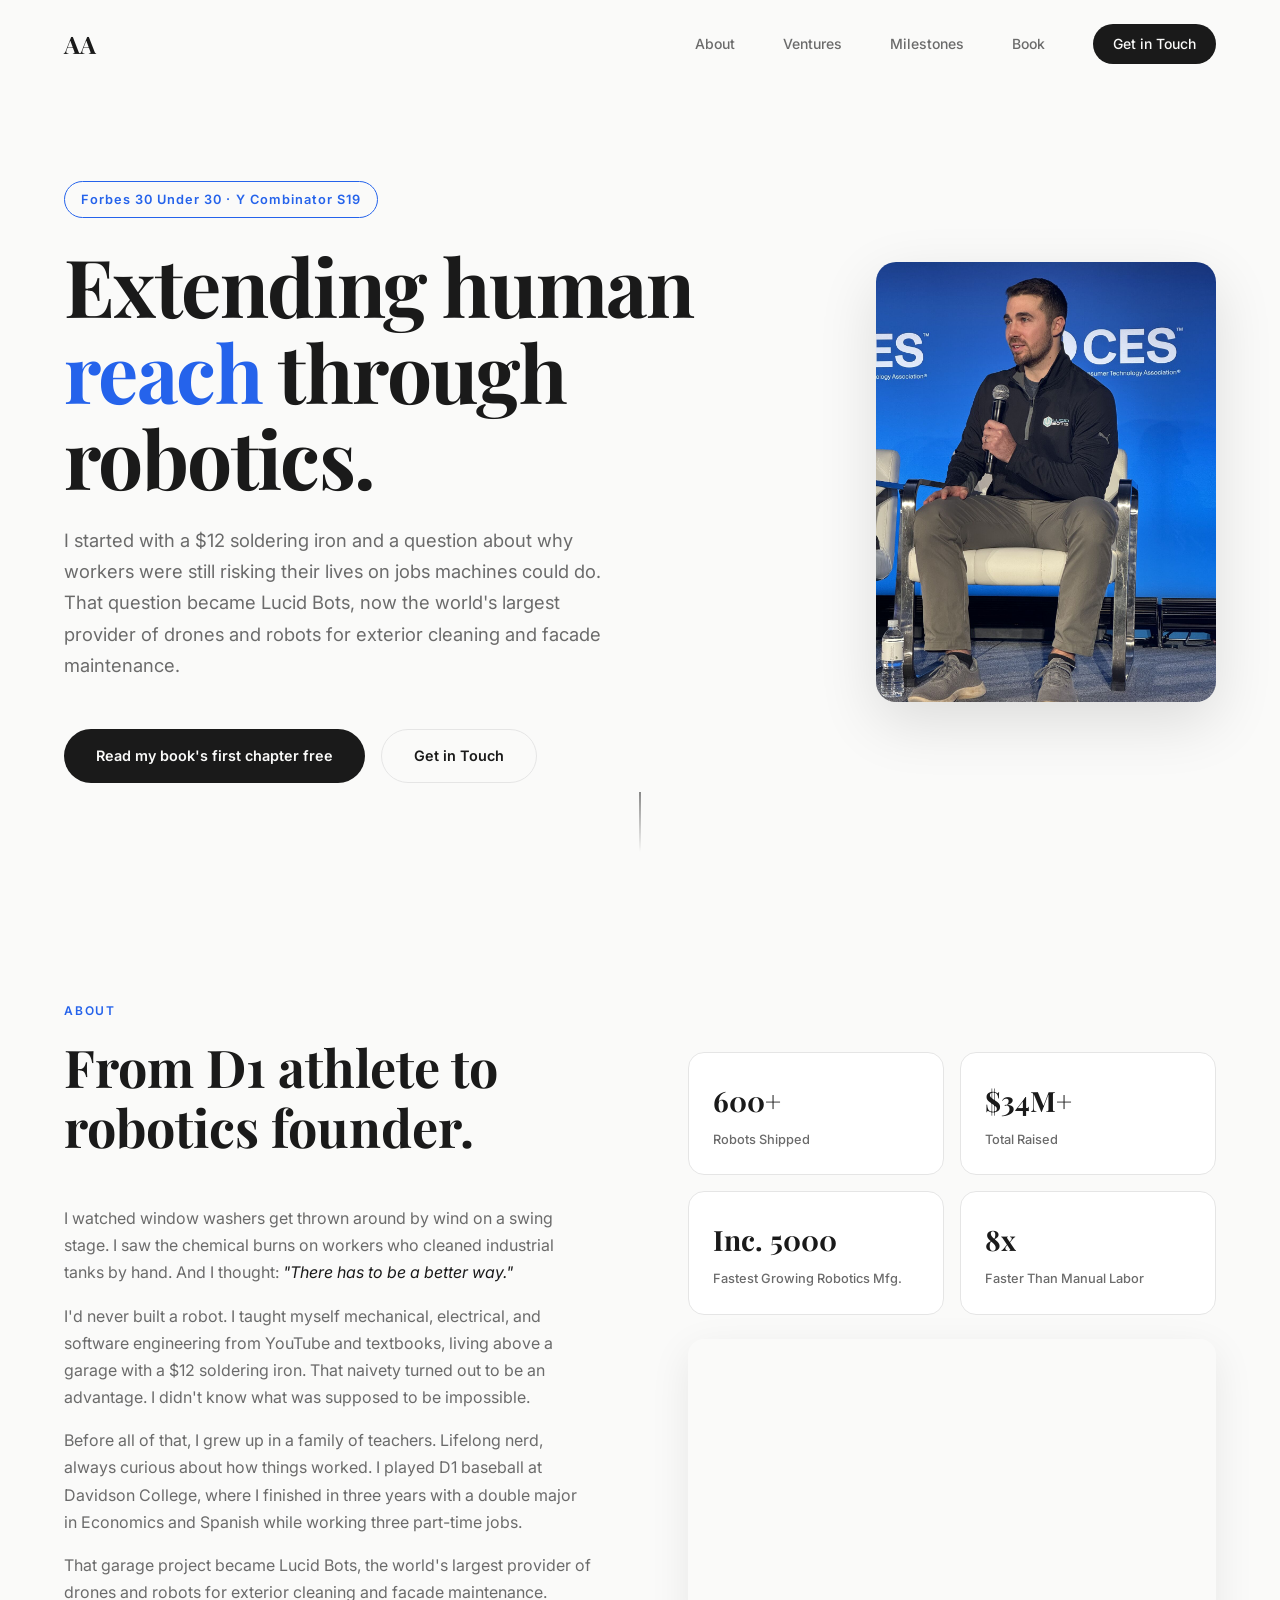
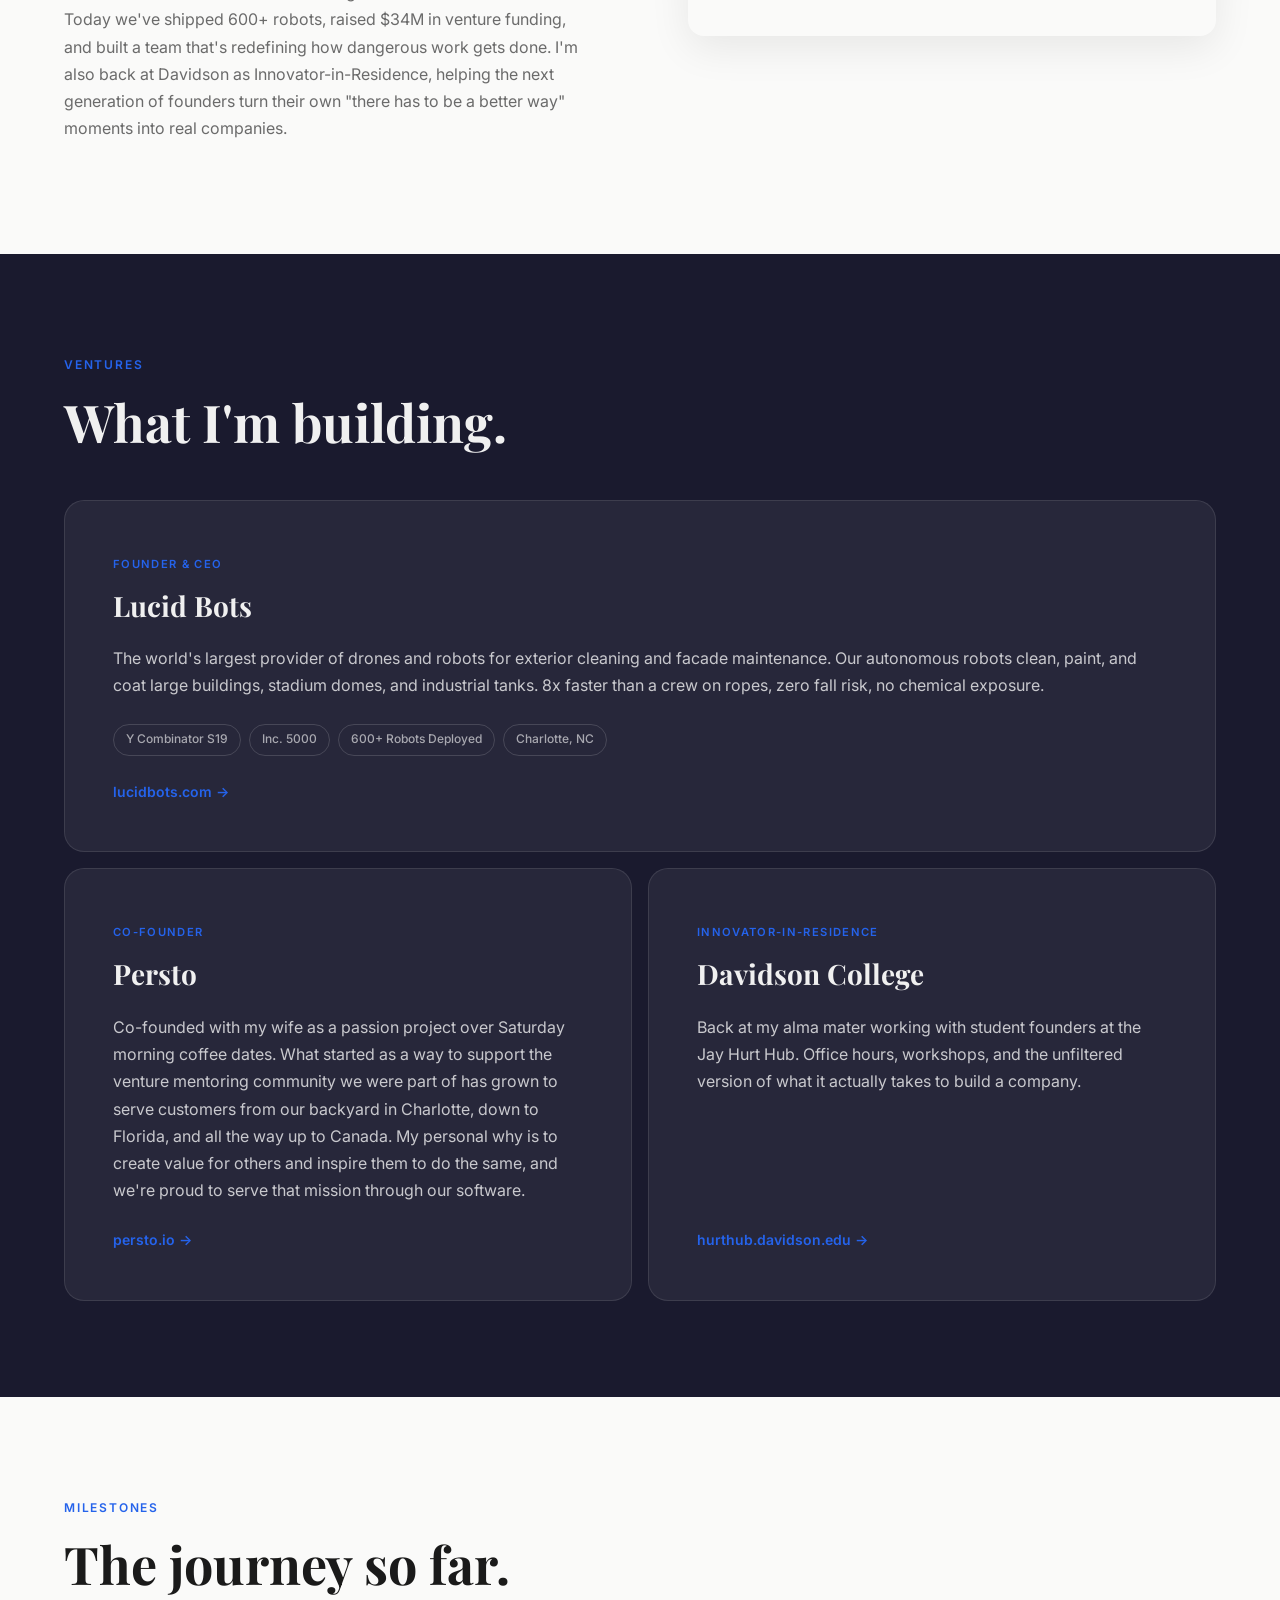
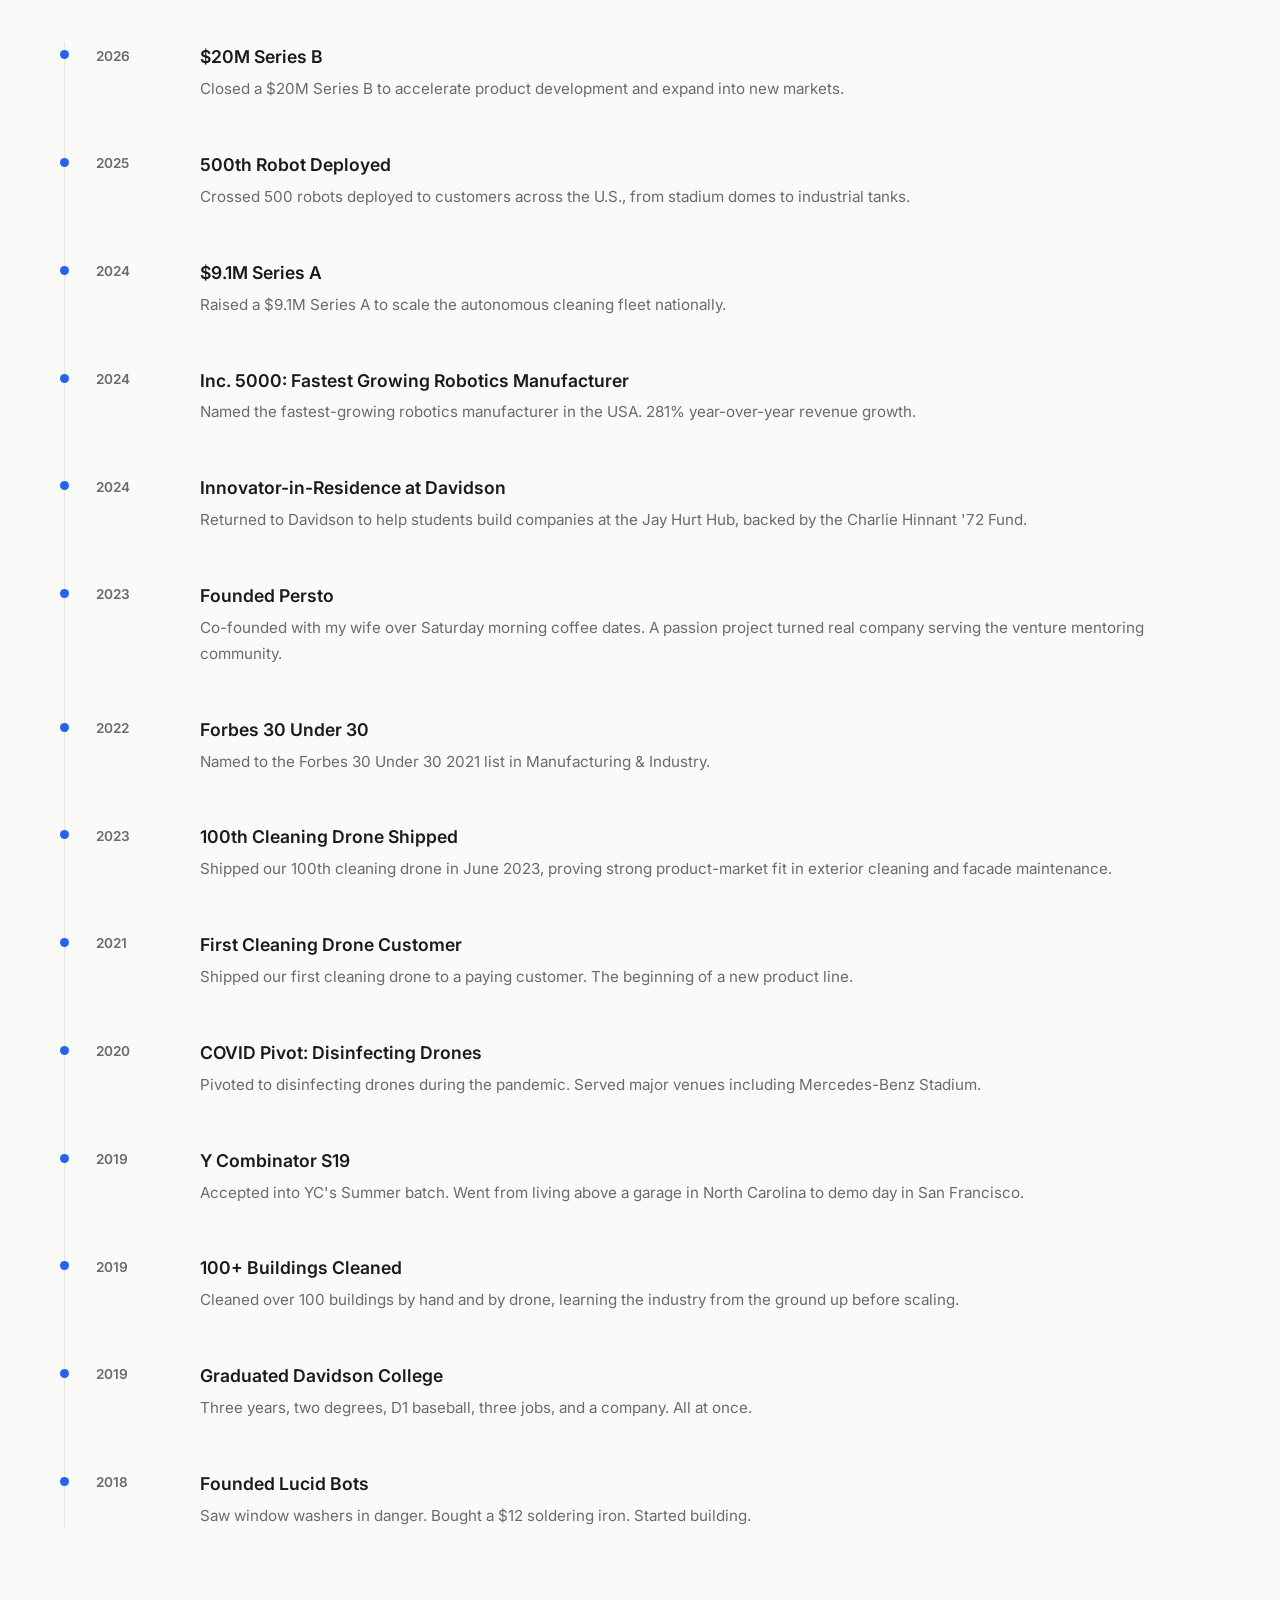
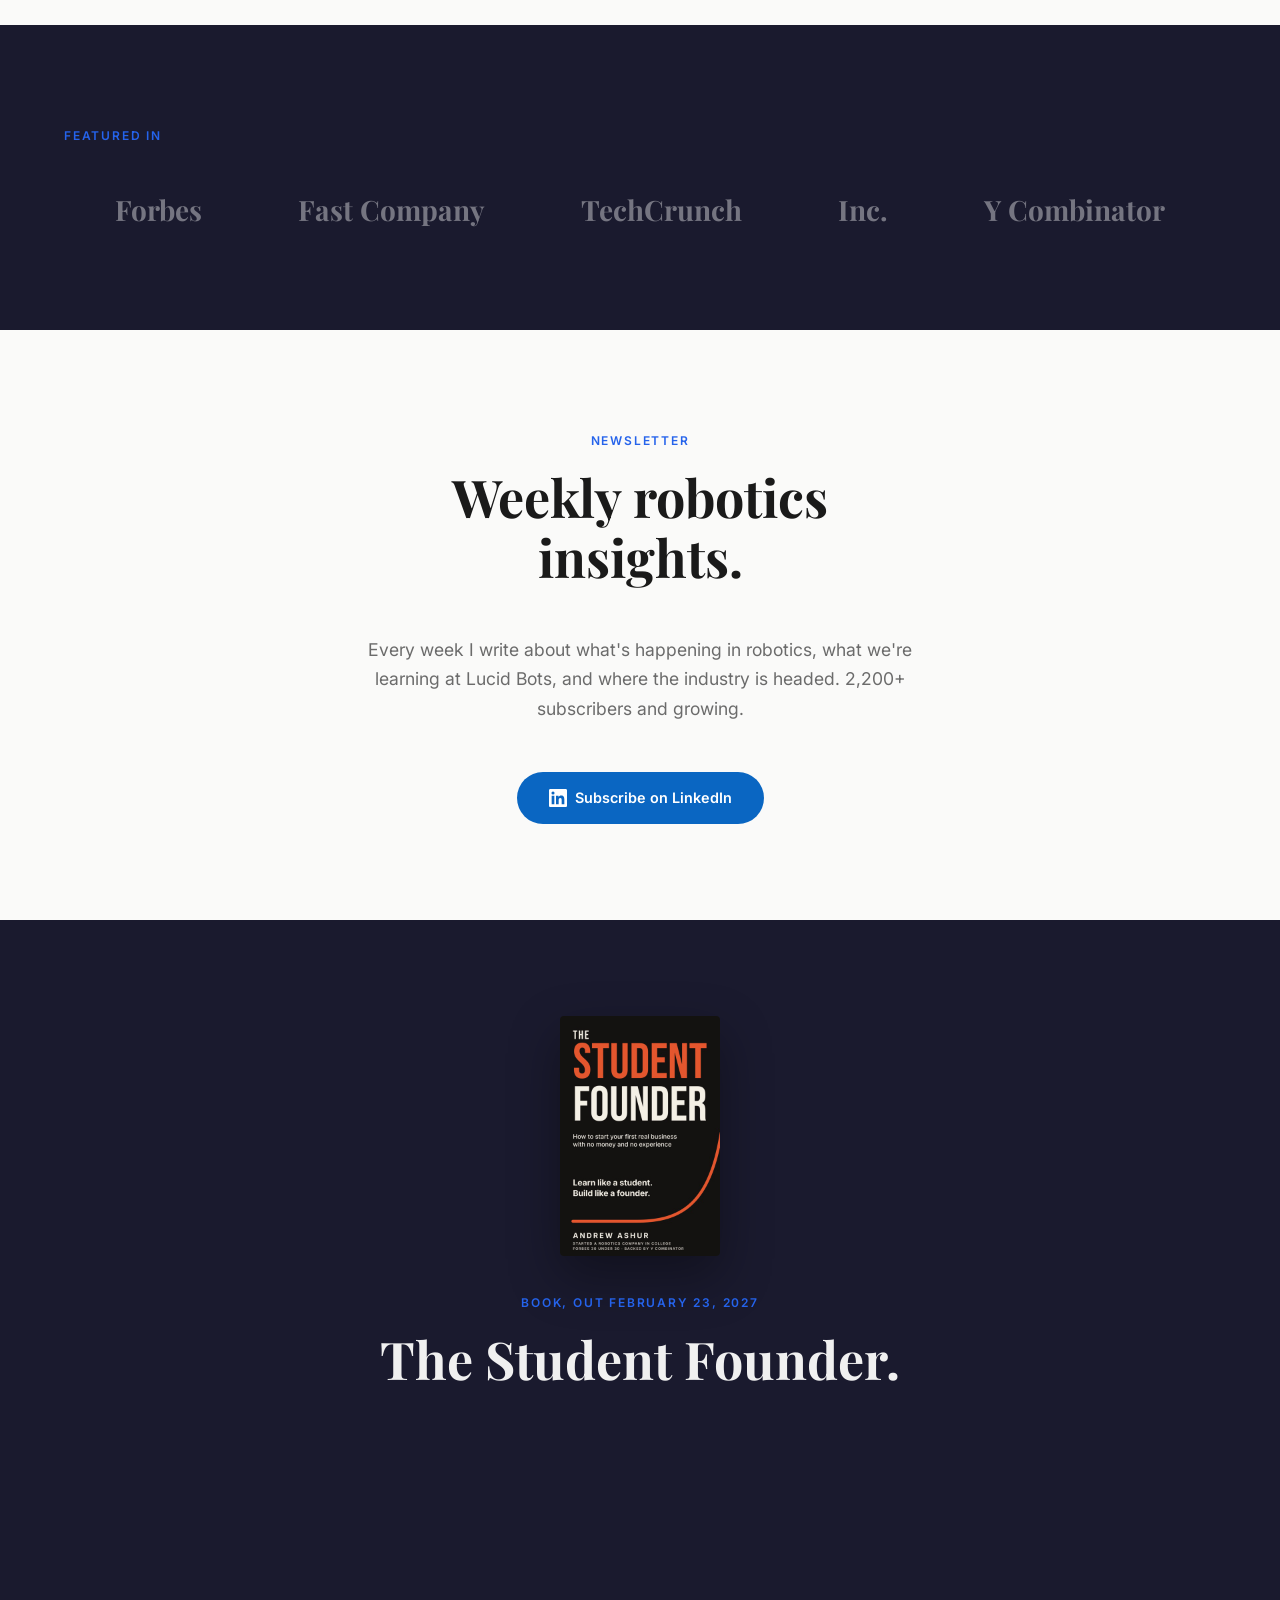
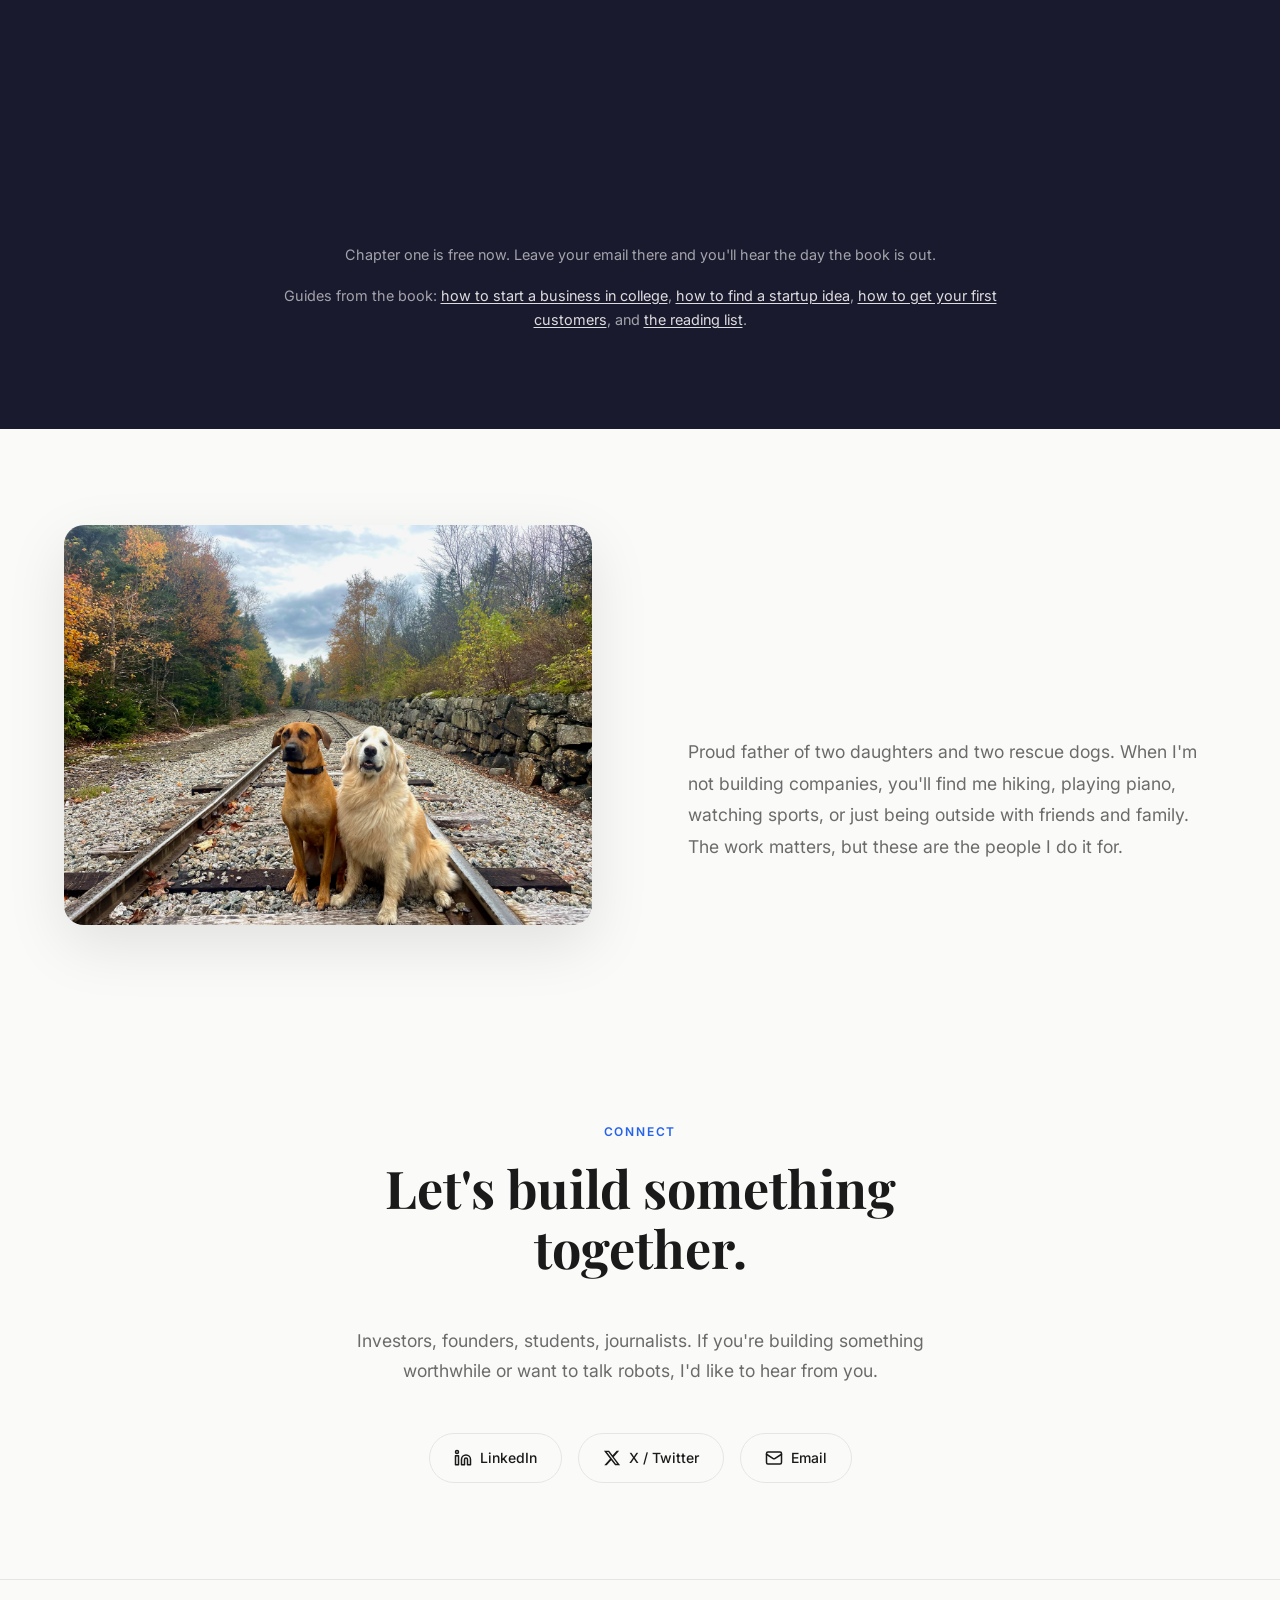
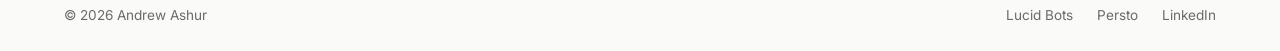
<file: index.html>
<!DOCTYPE html>
<html lang="en" itemscope itemtype="https://schema.org/Person">
<head>
    <meta charset="UTF-8">
    <meta name="viewport" content="width=device-width, initial-scale=1.0">
    <meta name="google-site-verification" content="K-jpxcToEpvbOk4_aiHjbIzsdvQQU7FwcPUwtS-lpzw" />
    <title>Andrew Ashur | Founder & CEO of Lucid Bots | Robotics Entrepreneur</title>
    <meta name="description" content="Andrew Ashur is the Founder & CEO of Lucid Bots, the world's largest provider of drones and robots for exterior cleaning and facade maintenance. Forbes 30 Under 30. Y Combinator S19. Davidson College Innovator-in-Residence.">
    <meta name="keywords" content="Andrew Ashur, Lucid Bots, Persto, robotics, drones, exterior cleaning, facade maintenance, autonomous robots, Forbes 30 Under 30, Y Combinator, Davidson College, Charlotte NC, robotics entrepreneur">
    <meta name="author" content="Andrew Ashur">
    <meta name="robots" content="index, follow, max-image-preview:large, max-snippet:-1">

    <!-- Open Graph -->
    <meta property="og:title" content="Andrew Ashur | Founder & CEO of Lucid Bots">
    <meta property="og:description" content="Founder & CEO of Lucid Bots, the world's largest provider of drones and robots for exterior cleaning and facade maintenance. Forbes 30 Under 30. Y Combinator S19.">
    <meta property="og:type" content="profile">
    <meta property="og:url" content="https://www.andrewashur.com">
    <meta property="og:image" content="https://www.andrewashur.com/hero.jpeg">
    <meta property="og:image:alt" content="Andrew Ashur speaking at CES">
    <meta property="og:site_name" content="Andrew Ashur">
    <meta property="og:locale" content="en_US">
    <meta property="profile:first_name" content="Andrew">
    <meta property="profile:last_name" content="Ashur">

    <!-- Twitter Card -->
    <meta name="twitter:card" content="summary_large_image">
    <meta name="twitter:site" content="@Andrew__Ashur">
    <meta name="twitter:creator" content="@Andrew__Ashur">
    <meta name="twitter:title" content="Andrew Ashur | Founder & CEO of Lucid Bots">
    <meta name="twitter:description" content="Extending human reach through robotics. Founder & CEO of Lucid Bots, the world's largest provider of drones and robots for exterior cleaning and facade maintenance.">
    <meta name="twitter:image" content="https://www.andrewashur.com/hero.jpeg">

    <!-- Structured Data for AI Search -->
    <script type="application/ld+json">
    {
        "@context": "https://schema.org",
        "@type": "Person",
        "@id": "https://www.andrewashur.com/#person",
        "name": "Andrew Ashur",
        "url": "https://www.andrewashur.com",
        "image": "https://www.andrewashur.com/hero.jpeg",
        "jobTitle": "Founder & CEO",
        "worksFor": {
            "@type": "Organization",
            "name": "Lucid Bots",
            "url": "https://lucidbots.com",
            "description": "The world's largest provider of drones and robots for exterior cleaning and facade maintenance"
        },
        "alumniOf": {
            "@type": "CollegeOrUniversity",
            "name": "Davidson College"
        },
        "award": ["Forbes 30 Under 30 - Manufacturing & Industry (2021)", "Inc. 5000 - Fastest Growing Robotics Manufacturer (2025)", "Y Combinator S19"],
        "description": "Robotics entrepreneur, Founder & CEO of Lucid Bots, the world's largest provider of drones and robots for exterior cleaning and facade maintenance. Forbes 30 Under 30 honoree and Davidson College Innovator-in-Residence.",
        "knowsAbout": ["Robotics", "Autonomous Drones", "Exterior Cleaning Technology", "Facade Maintenance", "Entrepreneurship", "Hardware Startups", "Student Entrepreneurship"],
        "sameAs": [
            "https://www.linkedin.com/in/andrewashur/",
            "https://x.com/andrew__ashur",
            "https://lucidbots.com",
            "https://persto.io"
        ]
    }
    </script>

    <!-- Book Structured Data -->
    <script type="application/ld+json">
    {
        "@context": "https://schema.org",
        "@type": "Book",
        "name": "The Student Founder",
        "alternateName": "How to Start Your First Real Business with No Money and No Experience",
        "url": "https://www.thestudentfounder.com/",
        "author": { "@id": "https://www.andrewashur.com/#person" },
        "description": "How to start your first real business with no money and no experience, by Andrew Ashur. Out February 23, 2027.",
        "about": ["Student entrepreneurship", "Starting a business in college", "Startups"]
    }
    </script>

    <!-- Organization Structured Data -->
    <script type="application/ld+json">
    {
        "@context": "https://schema.org",
        "@type": "Organization",
        "name": "Lucid Bots",
        "url": "https://lucidbots.com",
        "founder": {
            "@type": "Person",
            "name": "Andrew Ashur"
        },
        "description": "The world's largest provider of drones and robots for exterior cleaning and facade maintenance. Autonomous robots that clean, paint, and coat large buildings, stadium domes, and industrial tanks.",
        "foundingDate": "2018",
        "numberOfEmployees": {"@type": "QuantitativeValue", "value": "50+"},
        "address": {
            "@type": "PostalAddress",
            "addressLocality": "Charlotte",
            "addressRegion": "NC",
            "addressCountry": "US"
        }
    }
    </script>

    <link rel="canonical" href="https://www.andrewashur.com">
    <link rel="icon" type="image/svg+xml" href="favicon.svg">
    <link rel="preconnect" href="https://fonts.googleapis.com">
    <link rel="preconnect" href="https://fonts.gstatic.com" crossorigin>
    <link rel="preload" as="style" href="https://fonts.googleapis.com/css2?family=Inter:wght@400;500;600;700&family=Playfair+Display:wght@700&display=swap">
    <link href="https://fonts.googleapis.com/css2?family=Inter:wght@400;500;600;700&family=Playfair+Display:wght@700&display=swap" rel="stylesheet">
    <link rel="stylesheet" href="style.css">

    <!-- Google tag (gtag.js) -->
    <script async src="https://www.googletagmanager.com/gtag/js?id=G-SXP6LPHYXW"></script>
    <script>window.dataLayer=window.dataLayer||[];function gtag(){dataLayer.push(arguments);}gtag('js',new Date());gtag('config','G-SXP6LPHYXW');</script>
</head>
<body>
    <!-- Navigation -->
    <nav class="nav" id="nav" aria-label="Main navigation">
        <div class="nav-inner">
            <a href="#" class="nav-logo" aria-label="Andrew Ashur - Home">AA</a>
            <div class="nav-links">
                <a href="#about">About</a>
                <a href="#ventures">Ventures</a>
                <a href="#milestones">Milestones</a>
                <a href="#book">Book</a>
                <a href="#contact" class="nav-cta">Get in Touch</a>
            </div>
            <button class="nav-toggle" id="nav-toggle" aria-label="Toggle menu" aria-expanded="false">
                <span></span>
                <span></span>
            </button>
        </div>
    </nav>

    <!-- Mobile Menu -->
    <div class="mobile-menu" id="mobile-menu" role="dialog" aria-label="Mobile navigation">
        <a href="#about">About</a>
        <a href="#ventures">Ventures</a>
        <a href="#milestones">Milestones</a>
        <a href="#book">Book</a>
        <a href="#contact">Get in Touch</a>
    </div>

    <!-- Hero -->
    <header class="hero" id="hero">
        <div class="hero-content">
            <div class="hero-badge">Forbes 30 Under 30 &middot; Y Combinator S19</div>
            <h1 class="hero-title">
                Extending human<br>
                <span class="hero-accent">reach</span> through<br>
                robotics.
            </h1>
            <p class="hero-sub">
                I started with a $12 soldering iron and a question about why workers were still risking their lives on jobs machines could do. That question became Lucid Bots, now the world's largest provider of drones and robots for exterior cleaning and facade maintenance.
            </p>
            <div class="hero-actions">
                <a href="https://www.thestudentfounder.com/" class="btn btn-primary">Read my book's first chapter free</a>
                <a href="#contact" class="btn btn-outline">Get in Touch</a>
            </div>
        </div>
        <div class="hero-image">
            <img src="hero.jpeg" alt="Andrew Ashur, Founder and CEO of Lucid Bots, speaking on stage at CES" width="480" height="640" loading="eager" itemprop="image">
        </div>
        <div class="hero-scroll" aria-hidden="true">
            <div class="hero-scroll-line"></div>
        </div>
    </header>

    <!-- About -->
    <section class="section" id="about">
        <div class="container">
            <div class="about-grid">
                <div class="about-text">
                    <span class="section-label">About</span>
                    <h2 class="section-title">From D1 athlete to<br>robotics founder.</h2>
                    <p>I watched window washers get thrown around by wind on a swing stage. I saw the chemical burns on workers who cleaned industrial tanks by hand. And I thought: <em>"There has to be a better way."</em></p>
                    <p>I'd never built a robot. I taught myself mechanical, electrical, and software engineering from YouTube and textbooks, living above a garage with a $12 soldering iron. That naivety turned out to be an advantage. I didn't know what was supposed to be impossible.</p>
                    <p>Before all of that, I grew up in a family of teachers. Lifelong nerd, always curious about how things worked. I played D1 baseball at Davidson College, where I finished in three years with a double major in Economics and Spanish while working three part-time jobs.</p>
                    <p>That garage project became Lucid Bots, the world's largest provider of drones and robots for exterior cleaning and facade maintenance. Today we've shipped 600+ robots, raised $34M in venture funding, and built a team that's redefining how dangerous work gets done. I'm also back at Davidson as Innovator-in-Residence, helping the next generation of founders turn their own "there has to be a better way" moments into real companies.</p>
                </div>
                <div class="about-sidebar">
                    <div class="about-stats">
                        <div class="stat-card">
                            <div class="stat-number">600+</div>
                            <div class="stat-label">Robots Shipped</div>
                        </div>
                        <div class="stat-card">
                            <div class="stat-number">$34M+</div>
                            <div class="stat-label">Total Raised</div>
                        </div>
                        <div class="stat-card">
                            <div class="stat-number">Inc. 5000</div>
                            <div class="stat-label">Fastest Growing Robotics Mfg.</div>
                        </div>
                        <div class="stat-card">
                            <div class="stat-number">8x</div>
                            <div class="stat-label">Faster Than Manual Labor</div>
                        </div>
                    </div>
                    <div class="about-video">
                        <iframe
                            src="https://www.youtube.com/embed/DJdB26H0Xu0?start=51"
                            title="Lucid Bots autonomous cleaning drone in action"
                            frameborder="0"
                            allow="accelerometer; autoplay; clipboard-write; encrypted-media; gyroscope; picture-in-picture"
                            allowfullscreen
                            loading="lazy"
                            sandbox="allow-scripts allow-same-origin allow-presentation"
                        ></iframe>
                    </div>
                </div>
            </div>
        </div>
    </section>

    <!-- Ventures -->
    <section class="section section-dark" id="ventures">
        <div class="container">
            <span class="section-label">Ventures</span>
            <h2 class="section-title">What I'm building.</h2>
            <div class="ventures-grid">
                <article class="venture-card venture-card-featured">
                    <div class="venture-header">
                        <div class="venture-tag">Founder & CEO</div>
                        <h3 class="venture-name">Lucid Bots</h3>
                    </div>
                    <p class="venture-desc">The world's largest provider of drones and robots for exterior cleaning and facade maintenance. Our autonomous robots clean, paint, and coat large buildings, stadium domes, and industrial tanks. 8x faster than a crew on ropes, zero fall risk, no chemical exposure.</p>
                    <div class="venture-highlights">
                        <span>Y Combinator S19</span>
                        <span>Inc. 5000</span>
                        <span>600+ Robots Deployed</span>
                        <span>Charlotte, NC</span>
                    </div>
                    <a href="https://lucidbots.com" target="_blank" rel="noopener" class="venture-link">lucidbots.com &rarr;</a>
                </article>
                <article class="venture-card">
                    <div class="venture-header">
                        <div class="venture-tag">Co-Founder</div>
                        <h3 class="venture-name">Persto</h3>
                    </div>
                    <p class="venture-desc">Co-founded with my wife as a passion project over Saturday morning coffee dates. What started as a way to support the venture mentoring community we were part of has grown to serve customers from our backyard in Charlotte, down to Florida, and all the way up to Canada. My personal why is to create value for others and inspire them to do the same, and we're proud to serve that mission through our software.</p>
                    <a href="https://persto.io" target="_blank" rel="noopener" class="venture-link">persto.io &rarr;</a>
                </article>
                <article class="venture-card">
                    <div class="venture-header">
                        <div class="venture-tag">Innovator-in-Residence</div>
                        <h3 class="venture-name">Davidson College</h3>
                    </div>
                    <p class="venture-desc">Back at my alma mater working with student founders at the Jay Hurt Hub. Office hours, workshops, and the unfiltered version of what it actually takes to build a company.</p>
                    <a href="https://hurthub.davidson.edu" target="_blank" rel="noopener" class="venture-link">hurthub.davidson.edu &rarr;</a>
                </article>
            </div>
        </div>
    </section>

    <!-- Milestones -->
    <section class="section" id="milestones">
        <div class="container">
            <span class="section-label">Milestones</span>
            <h2 class="section-title">The journey so far.</h2>
            <div class="timeline" role="list">
                <div class="timeline-item" role="listitem">
                    <div class="timeline-year">2026</div>
                    <div class="timeline-content">
                        <h3>$20M Series B</h3>
                        <p>Closed a $20M Series B to accelerate product development and expand into new markets.</p>
                    </div>
                </div>
                <div class="timeline-item" role="listitem">
                    <div class="timeline-year">2025</div>
                    <div class="timeline-content">
                        <h3>500th Robot Deployed</h3>
                        <p>Crossed 500 robots deployed to customers across the U.S., from stadium domes to industrial tanks.</p>
                    </div>
                </div>
                <div class="timeline-item" role="listitem">
                    <div class="timeline-year">2024</div>
                    <div class="timeline-content">
                        <h3>$9.1M Series A</h3>
                        <p>Raised a $9.1M Series A to scale the autonomous cleaning fleet nationally.</p>
                    </div>
                </div>
                <div class="timeline-item" role="listitem">
                    <div class="timeline-year">2024</div>
                    <div class="timeline-content">
                        <h3>Inc. 5000: Fastest Growing Robotics Manufacturer</h3>
                        <p>Named the fastest-growing robotics manufacturer in the USA. 281% year-over-year revenue growth.</p>
                    </div>
                </div>
                <div class="timeline-item" role="listitem">
                    <div class="timeline-year">2024</div>
                    <div class="timeline-content">
                        <h3>Innovator-in-Residence at Davidson</h3>
                        <p>Returned to Davidson to help students build companies at the Jay Hurt Hub, backed by the Charlie Hinnant '72 Fund.</p>
                    </div>
                </div>
                <div class="timeline-item" role="listitem">
                    <div class="timeline-year">2023</div>
                    <div class="timeline-content">
                        <h3>Founded Persto</h3>
                        <p>Co-founded with my wife over Saturday morning coffee dates. A passion project turned real company serving the venture mentoring community.</p>
                    </div>
                </div>
                <div class="timeline-item" role="listitem">
                    <div class="timeline-year">2022</div>
                    <div class="timeline-content">
                        <h3>Forbes 30 Under 30</h3>
                        <p>Named to the Forbes 30 Under 30 2021 list in Manufacturing & Industry.</p>
                    </div>
                </div>
                <div class="timeline-item" role="listitem">
                    <div class="timeline-year">2023</div>
                    <div class="timeline-content">
                        <h3>100th Cleaning Drone Shipped</h3>
                        <p>Shipped our 100th cleaning drone in June 2023, proving strong product-market fit in exterior cleaning and facade maintenance.</p>
                    </div>
                </div>
                <div class="timeline-item" role="listitem">
                    <div class="timeline-year">2021</div>
                    <div class="timeline-content">
                        <h3>First Cleaning Drone Customer</h3>
                        <p>Shipped our first cleaning drone to a paying customer. The beginning of a new product line.</p>
                    </div>
                </div>
                <div class="timeline-item" role="listitem">
                    <div class="timeline-year">2020</div>
                    <div class="timeline-content">
                        <h3>COVID Pivot: Disinfecting Drones</h3>
                        <p>Pivoted to disinfecting drones during the pandemic. Served major venues including Mercedes-Benz Stadium.</p>
                    </div>
                </div>
                <div class="timeline-item" role="listitem">
                    <div class="timeline-year">2019</div>
                    <div class="timeline-content">
                        <h3>Y Combinator S19</h3>
                        <p>Accepted into YC's Summer batch. Went from living above a garage in North Carolina to demo day in San Francisco.</p>
                    </div>
                </div>
                <div class="timeline-item" role="listitem">
                    <div class="timeline-year">2019</div>
                    <div class="timeline-content">
                        <h3>100+ Buildings Cleaned</h3>
                        <p>Cleaned over 100 buildings by hand and by drone, learning the industry from the ground up before scaling.</p>
                    </div>
                </div>
                <div class="timeline-item" role="listitem">
                    <div class="timeline-year">2019</div>
                    <div class="timeline-content">
                        <h3>Graduated Davidson College</h3>
                        <p>Three years, two degrees, D1 baseball, three jobs, and a company. All at once.</p>
                    </div>
                </div>
                <div class="timeline-item" role="listitem">
                    <div class="timeline-year">2018</div>
                    <div class="timeline-content">
                        <h3>Founded Lucid Bots</h3>
                        <p>Saw window washers in danger. Bought a $12 soldering iron. Started building.</p>
                    </div>
                </div>
            </div>
        </div>
    </section>

    <!-- Featured In -->
    <section class="section section-dark" id="press" aria-label="Press features">
        <div class="container">
            <span class="section-label">Featured In</span>
            <div class="press-logos">
                <div class="press-logo">Forbes</div>
                <div class="press-logo">Fast Company</div>
                <div class="press-logo">TechCrunch</div>
                <div class="press-logo">Inc.</div>
                <div class="press-logo">Y Combinator</div>
            </div>
        </div>
    </section>

    <!-- Newsletter -->
    <section class="section" id="newsletter">
        <div class="container newsletter-container">
            <span class="section-label">Newsletter</span>
            <h2 class="section-title">Weekly robotics insights.</h2>
            <p class="newsletter-desc">Every week I write about what's happening in robotics, what we're learning at Lucid Bots, and where the industry is headed. 2,200+ subscribers and growing.</p>
            <a class="newsletter-btn" href="https://www.linkedin.com/build-relation/newsletter-follow?entityUrn=7219884455971229696" target="_blank" rel="noopener">
                <svg width="20" height="20" viewBox="0 0 24 24" fill="currentColor" aria-hidden="true"><path d="M20.447 20.452h-3.554v-5.569c0-1.328-.027-3.037-1.852-3.037-1.853 0-2.136 1.445-2.136 2.939v5.667H9.351V9h3.414v1.561h.046c.477-.9 1.637-1.85 3.37-1.85 3.601 0 4.267 2.37 4.267 5.455v6.286zM5.337 7.433a2.062 2.062 0 01-2.063-2.065 2.064 2.064 0 112.063 2.065zm1.782 13.019H3.555V9h3.564v11.452zM22.225 0H1.771C.792 0 0 .774 0 1.729v20.542C0 23.227.792 24 1.771 24h20.451C23.2 24 24 23.227 24 22.271V1.729C24 .774 23.2 0 22.222 0h.003z"/></svg>
                Subscribe on LinkedIn
            </a>
        </div>
    </section>

    <!-- Book -->
    <section class="section section-dark" id="book">
        <div class="container">
            <div class="book-grid">
                <a href="https://www.thestudentfounder.com/" class="book-cover" aria-label="The Student Founder website">
                    <img src="student-founder-cover.jpg" alt="The Student Founder, front cover" width="480" height="720" loading="lazy">
                </a>
                <div class="book-text">
                    <span class="section-label">Book, out February 23, 2027</span>
                    <h2 class="section-title">The Student Founder.</h2>
                    <p class="book-subtitle">How to Start Your First Real Business with No Money and No Experience</p>
                    <p class="book-desc">Trying is nearly free while you're a student. After graduation, with a salary to protect, a lease, a title, and a decade of sunk cost, it becomes the most expensive thing you'll ever buy. This is the manual I wish someone had handed me: how to find a problem people will pay to solve, how to build the ugly first version, how to get a stranger to pay you, and a 30-day sprint that turns all of it into action.</p>
                    <div class="book-chapters">
                        <span>The Odds</span>
                        <span>Finding Your Idea</span>
                        <span>Finding the Time</span>
                        <span>Customers Before Product</span>
                        <span>Building It</span>
                        <span>The 30-Day Sprint</span>
                    </div>
                    <a href="https://www.thestudentfounder.com/" class="btn btn-primary book-btn">Read chapter one free &rarr;</a>
                    <p class="book-note">Chapter one is free now. Leave your email there and you'll hear the day the book is out.</p>
                    <p class="book-note">Guides from the book: <a href="https://www.thestudentfounder.com/how-to-start-a-business-in-college.html">how to start a business in college</a>, <a href="https://www.thestudentfounder.com/how-to-find-a-startup-idea-in-college.html">how to find a startup idea</a>, <a href="https://www.thestudentfounder.com/how-to-get-first-customers-as-a-student.html">how to get your first customers</a>, and <a href="https://www.thestudentfounder.com/reading-list.html">the reading list</a>.</p>
                </div>
            </div>
        </div>
    </section>

    <!-- Personal -->
    <section class="section" id="personal">
        <div class="container">
            <div class="personal-grid">
                <div class="personal-image">
                    <img src="dogs.jpeg" alt="Andrew Ashur with his two rescue dogs" width="480" height="480" loading="lazy">
                </div>
                <div class="personal-content">
                    <span class="section-label">Off the Clock</span>
                    <h2 class="section-title">Beyond the robots.</h2>
                    <p class="personal-text">Proud father of two daughters and two rescue dogs. When I'm not building companies, you'll find me hiking, playing piano, watching sports, or just being outside with friends and family. The work matters, but these are the people I do it for.</p>
                </div>
            </div>
        </div>
    </section>

    <!-- Contact -->
    <section class="section" id="contact">
        <div class="container contact-container">
            <span class="section-label">Connect</span>
            <h2 class="section-title">Let's build something<br>together.</h2>
            <p class="contact-desc">Investors, founders, students, journalists. If you're building something worthwhile or want to talk robots, I'd like to hear from you.</p>
            <div class="social-links">
                <a href="https://www.linkedin.com/in/andrewashur/" target="_blank" rel="noopener" class="social-link" aria-label="LinkedIn">
                    <svg width="24" height="24" viewBox="0 0 24 24" fill="none" stroke="currentColor" stroke-width="2" stroke-linecap="round" stroke-linejoin="round" aria-hidden="true"><path d="M16 8a6 6 0 0 1 6 6v7h-4v-7a2 2 0 0 0-2-2 2 2 0 0 0-2 2v7h-4v-7a6 6 0 0 1 6-6z"/><rect x="2" y="9" width="4" height="12"/><circle cx="4" cy="4" r="2"/></svg>
                    <span>LinkedIn</span>
                </a>
                <a href="https://x.com/andrew__ashur" target="_blank" rel="noopener" class="social-link" aria-label="X (Twitter)">
                    <svg width="24" height="24" viewBox="0 0 24 24" fill="currentColor" aria-hidden="true"><path d="M18.244 2.25h3.308l-7.227 8.26 8.502 11.24H16.17l-5.214-6.817L4.99 21.75H1.68l7.73-8.835L1.254 2.25H8.08l4.713 6.231zm-1.161 17.52h1.833L7.084 4.126H5.117z"/></svg>
                    <span>X / Twitter</span>
                </a>
                <a href="mailto:aashur@lucidbots.com" class="social-link" aria-label="Email">
                    <svg width="24" height="24" viewBox="0 0 24 24" fill="none" stroke="currentColor" stroke-width="2" stroke-linecap="round" stroke-linejoin="round" aria-hidden="true"><rect x="2" y="4" width="20" height="16" rx="2"/><path d="m22 7-8.97 5.7a1.94 1.94 0 0 1-2.06 0L2 7"/></svg>
                    <span>Email</span>
                </a>
            </div>
        </div>
    </section>

    <!-- Footer -->
    <footer class="footer">
        <div class="container footer-inner">
            <div class="footer-left">
                <span>&copy; 2026 Andrew Ashur</span>
            </div>
            <div class="footer-right">
                <a href="https://lucidbots.com" target="_blank" rel="noopener">Lucid Bots</a>
                <a href="https://persto.io" target="_blank" rel="noopener">Persto</a>
                <a href="https://www.linkedin.com/in/andrewashur/" target="_blank" rel="noopener">LinkedIn</a>
            </div>
        </div>
    </footer>

    <script src="script.js"></script>
</body>
</html>
</file>
<file: style.css>
/* ===== RESET & BASE ===== */
*, *::before, *::after {
    margin: 0;
    padding: 0;
    box-sizing: border-box;
}

:root {
    --color-bg: #fafaf9;
    --color-bg-dark: #1a1a2e;
    --color-text: #1a1a1a;
    --color-text-muted: #6b6b6b;
    --color-text-light: #f0f0f0;
    --color-accent: #2563eb;
    --color-accent-hover: #1d4ed8;
    --color-border: #e5e5e5;
    --color-card: #fff;

    --font-sans: 'Inter', -apple-system, BlinkMacSystemFont, 'Segoe UI', sans-serif;
    --font-display: 'Playfair Display', Georgia, serif;

    --space-xs: 0.5rem;
    --space-sm: 1rem;
    --space-md: 1.5rem;
    --space-lg: 3rem;
    --space-xl: 6rem;
    --space-2xl: 10rem;

    --max-width: 1200px;
    --transition: 0.3s cubic-bezier(0.4, 0, 0.2, 1);
}

html {
    scroll-behavior: smooth;
    -webkit-font-smoothing: antialiased;
    -moz-osx-font-smoothing: grayscale;
}

body {
    font-family: var(--font-sans);
    font-size: 1rem;
    line-height: 1.7;
    color: var(--color-text);
    background: var(--color-bg);
    overflow-x: hidden;
}

a {
    color: inherit;
    text-decoration: none;
}

img {
    max-width: 100%;
    display: block;
}

/* ===== UTILITIES ===== */
.container {
    max-width: var(--max-width);
    margin: 0 auto;
    padding: 0 var(--space-md);
}

.section {
    padding: var(--space-xl) 0;
}

.section-dark {
    background: var(--color-bg-dark);
    color: var(--color-text-light);
}

.section-label {
    display: inline-block;
    font-size: 0.75rem;
    font-weight: 600;
    text-transform: uppercase;
    letter-spacing: 0.15em;
    color: var(--color-accent);
    margin-bottom: var(--space-sm);
}

.section-title {
    font-family: var(--font-display);
    font-size: clamp(2rem, 5vw, 3.25rem);
    font-weight: 700;
    line-height: 1.15;
    margin-bottom: var(--space-lg);
}

/* ===== NAVIGATION ===== */
.nav {
    position: fixed;
    top: 0;
    left: 0;
    right: 0;
    z-index: 100;
    padding: var(--space-sm) 0;
    transition: var(--transition);
    background: transparent;
}

.nav.scrolled {
    background: rgba(250, 250, 249, 0.92);
    backdrop-filter: blur(20px);
    -webkit-backdrop-filter: blur(20px);
    border-bottom: 1px solid var(--color-border);
}

.nav-inner {
    max-width: var(--max-width);
    margin: 0 auto;
    padding: 0 var(--space-md);
    display: flex;
    align-items: center;
    justify-content: space-between;
    height: 3.5rem;
}

.nav-logo {
    font-family: var(--font-display);
    font-size: 1.5rem;
    font-weight: 700;
    letter-spacing: -0.02em;
}

.nav-links {
    display: flex;
    align-items: center;
    gap: var(--space-lg);
}

.nav-links a {
    font-size: 0.875rem;
    font-weight: 500;
    color: var(--color-text-muted);
    transition: color var(--transition);
}

.nav-links a:hover {
    color: var(--color-text);
}

.nav-cta {
    background: var(--color-text);
    color: var(--color-bg) !important;
    padding: 0.5rem 1.25rem;
    border-radius: 100px;
    font-size: 0.875rem;
    transition: background var(--transition) !important;
}

.nav-cta:hover {
    background: var(--color-accent) !important;
}

.nav-toggle {
    display: none;
    background: none;
    border: none;
    cursor: pointer;
    width: 2rem;
    height: 2rem;
    position: relative;
    z-index: 110;
}

.nav-toggle span {
    display: block;
    width: 100%;
    height: 2px;
    background: var(--color-text);
    transition: var(--transition);
    position: absolute;
    left: 0;
}

.nav-toggle span:first-child { top: 9px; }
.nav-toggle span:last-child { top: 19px; }

.nav-toggle.active span:first-child {
    transform: rotate(45deg);
    top: 14px;
}

.nav-toggle.active span:last-child {
    transform: rotate(-45deg);
    top: 14px;
}

/* Mobile Menu */
.mobile-menu {
    display: none;
    position: fixed;
    inset: 0;
    z-index: 99;
    background: var(--color-bg);
    flex-direction: column;
    align-items: center;
    justify-content: center;
    gap: var(--space-lg);
    opacity: 0;
    pointer-events: none;
    transition: opacity var(--transition);
}

.mobile-menu.open {
    opacity: 1;
    pointer-events: auto;
}

.mobile-menu a {
    font-size: 1.5rem;
    font-weight: 600;
}

/* ===== HERO ===== */
.hero {
    min-height: 100vh;
    display: grid;
    grid-template-columns: 1fr auto;
    align-items: center;
    gap: var(--space-xl);
    padding: var(--space-2xl) var(--space-md) var(--space-xl);
    max-width: var(--max-width);
    margin: 0 auto;
    position: relative;
}

.hero-content {
    min-width: 0;
}

.hero-image {
    opacity: 0;
    transform: translateY(20px);
    animation: fadeUp 0.8s 1s forwards;
}

.hero-image img {
    width: 340px;
    height: 440px;
    border-radius: 20px;
    object-fit: cover;
    object-position: top center;
    box-shadow: 0 20px 60px rgba(0, 0, 0, 0.12);
}

.hero-badge {
    display: inline-block;
    font-size: 0.8rem;
    font-weight: 600;
    letter-spacing: 0.08em;
    color: var(--color-accent);
    margin-bottom: var(--space-md);
    padding: 0.4rem 1rem;
    border: 1px solid var(--color-accent);
    border-radius: 100px;
    opacity: 0;
    transform: translateY(20px);
    animation: fadeUp 0.8s 0.2s forwards;
}

.hero-title {
    font-family: var(--font-display);
    font-size: clamp(2.5rem, 7vw, 5rem);
    font-weight: 700;
    line-height: 1.08;
    letter-spacing: -0.02em;
    margin-bottom: var(--space-md);
    opacity: 0;
    transform: translateY(20px);
    animation: fadeUp 0.8s 0.4s forwards;
}

.hero-accent {
    color: var(--color-accent);
}

.hero-sub {
    font-size: 1.15rem;
    color: var(--color-text-muted);
    max-width: 540px;
    line-height: 1.7;
    margin-bottom: var(--space-lg);
    opacity: 0;
    transform: translateY(20px);
    animation: fadeUp 0.8s 0.6s forwards;
}

.hero-actions {
    display: flex;
    gap: var(--space-sm);
    flex-wrap: wrap;
    opacity: 0;
    transform: translateY(20px);
    animation: fadeUp 0.8s 0.8s forwards;
}

.hero-scroll {
    position: absolute;
    bottom: var(--space-lg);
    left: 50%;
    transform: translateX(-50%);
    grid-column: 1 / -1;
    opacity: 0;
    animation: fadeIn 1s 1.2s forwards;
}

.hero-scroll-line {
    width: 1px;
    height: 60px;
    background: linear-gradient(to bottom, var(--color-text), transparent);
    animation: scrollPulse 2s ease-in-out infinite;
}

/* ===== BUTTONS ===== */
.btn {
    display: inline-flex;
    align-items: center;
    padding: 0.85rem 2rem;
    font-size: 0.9rem;
    font-weight: 600;
    border-radius: 100px;
    transition: all var(--transition);
    cursor: pointer;
    border: none;
}

.btn-primary {
    background: var(--color-text);
    color: var(--color-bg);
}

.btn-primary:hover {
    background: var(--color-accent);
    transform: translateY(-2px);
    box-shadow: 0 8px 30px rgba(37, 99, 235, 0.25);
}

.btn-outline {
    border: 1.5px solid var(--color-border);
    background: transparent;
    color: var(--color-text);
}

.btn-outline:hover {
    border-color: var(--color-text);
    transform: translateY(-2px);
}

/* ===== ABOUT ===== */
.about-grid {
    display: grid;
    grid-template-columns: 1fr 1fr;
    gap: var(--space-xl);
    align-items: start;
}

.about-sidebar {
    display: flex;
    flex-direction: column;
    gap: var(--space-md);
    margin-top: 3.5rem;
}

.about-text p {
    color: var(--color-text-muted);
    margin-bottom: var(--space-sm);
}

.about-text em {
    color: var(--color-text);
    font-style: italic;
}

.about-stats {
    display: grid;
    grid-template-columns: 1fr 1fr;
    gap: var(--space-sm);
}

.about-video {
    position: relative;
    width: 100%;
    padding-bottom: 56.25%;
    border-radius: 16px;
    overflow: hidden;
    box-shadow: 0 12px 40px rgba(0, 0, 0, 0.08);
}

.about-video iframe {
    position: absolute;
    top: 0;
    left: 0;
    width: 100%;
    height: 100%;
    border-radius: 16px;
}

.stat-card {
    background: var(--color-card);
    border: 1px solid var(--color-border);
    border-radius: 16px;
    padding: var(--space-md);
    transition: all var(--transition);
}

.stat-card:hover {
    border-color: var(--color-accent);
    transform: translateY(-4px);
    box-shadow: 0 12px 40px rgba(0, 0, 0, 0.06);
}

.stat-number {
    font-family: var(--font-display);
    font-size: 1.75rem;
    font-weight: 700;
    margin-bottom: 0.25rem;
    color: var(--color-text);
}

.stat-label {
    font-size: 0.8rem;
    color: var(--color-text-muted);
    font-weight: 500;
}

/* ===== VENTURES ===== */
.ventures-grid {
    display: grid;
    grid-template-columns: 1fr 1fr;
    gap: var(--space-sm);
}

.venture-card {
    background: rgba(255, 255, 255, 0.06);
    border: 1px solid rgba(255, 255, 255, 0.1);
    border-radius: 20px;
    padding: var(--space-lg);
    display: flex;
    flex-direction: column;
    transition: all var(--transition);
}

.venture-card:hover {
    background: rgba(255, 255, 255, 0.1);
    border-color: rgba(255, 255, 255, 0.2);
    transform: translateY(-4px);
}

.venture-card-featured {
    grid-column: 1 / -1;
}

.venture-header {
    margin-bottom: var(--space-sm);
}

.venture-tag {
    display: inline-block;
    font-size: 0.7rem;
    font-weight: 600;
    text-transform: uppercase;
    letter-spacing: 0.12em;
    color: var(--color-accent);
    margin-bottom: var(--space-xs);
}

.venture-name {
    font-family: var(--font-display);
    font-size: 1.75rem;
    font-weight: 700;
}

.venture-desc {
    color: rgba(255, 255, 255, 0.75);
    flex: 1;
    margin-bottom: var(--space-md);
    line-height: 1.7;
}

.venture-highlights {
    display: flex;
    flex-wrap: wrap;
    gap: var(--space-xs);
    margin-bottom: var(--space-md);
}

.venture-highlights span {
    font-size: 0.75rem;
    font-weight: 500;
    padding: 0.3rem 0.75rem;
    border: 1px solid rgba(255, 255, 255, 0.15);
    border-radius: 100px;
    color: rgba(255, 255, 255, 0.6);
}

.venture-link {
    font-size: 0.875rem;
    font-weight: 600;
    color: var(--color-accent);
    transition: var(--transition);
}

.venture-link:hover {
    letter-spacing: 0.02em;
}

/* ===== TIMELINE ===== */
.timeline {
    position: relative;
    padding-left: 2rem;
}

.timeline::before {
    content: '';
    position: absolute;
    left: 0;
    top: 0;
    bottom: 0;
    width: 1px;
    background: var(--color-border);
}

.timeline-item {
    position: relative;
    padding-bottom: var(--space-lg);
    display: grid;
    grid-template-columns: 80px 1fr;
    gap: var(--space-md);
}

.timeline-item::before {
    content: '';
    position: absolute;
    left: -2rem;
    top: 0.5rem;
    width: 9px;
    height: 9px;
    border-radius: 50%;
    background: var(--color-accent);
    transform: translateX(-4px);
}

.timeline-item:last-child {
    padding-bottom: 0;
}

.timeline-year {
    font-size: 0.85rem;
    font-weight: 600;
    color: var(--color-text-muted);
    padding-top: 0.15rem;
}

.timeline-content h3 {
    font-size: 1.1rem;
    font-weight: 600;
    margin-bottom: 0.25rem;
}

.timeline-content p {
    color: var(--color-text-muted);
    font-size: 0.95rem;
}

/* ===== PRESS ===== */
.press-logos {
    display: flex;
    justify-content: center;
    align-items: center;
    gap: var(--space-xl);
    flex-wrap: wrap;
    margin-top: var(--space-md);
}

.press-logo {
    font-family: var(--font-display);
    font-size: 1.75rem;
    font-weight: 700;
    color: rgba(255, 255, 255, 0.4);
    transition: color var(--transition);
}

.press-logo:hover {
    color: rgba(255, 255, 255, 0.85);
}

/* ===== NEWSLETTER ===== */
.newsletter-container {
    text-align: center;
    max-width: 640px;
}

.newsletter-desc {
    color: var(--color-text-muted);
    font-size: 1.1rem;
    margin-bottom: var(--space-lg);
}

.newsletter-btn {
    display: inline-flex;
    align-items: center;
    gap: 0.5rem;
    padding: 0.85rem 2rem;
    font-size: 0.9rem;
    font-weight: 600;
    color: #fff;
    background: #0A66C2;
    border-radius: 100px;
    transition: all var(--transition);
}

.newsletter-btn:hover {
    background: #004182;
    transform: translateY(-2px);
    box-shadow: 0 8px 30px rgba(10, 102, 194, 0.3);
    color: #fff;
}

.newsletter-btn svg {
    width: 18px;
    height: 18px;
}

/* ===== BOOK ===== */
.book-grid {
    max-width: 720px;
    margin: 0 auto;
    text-align: center;
}

.book-subtitle {
    font-size: 1.15rem;
    font-weight: 500;
    color: rgba(255, 255, 255, 0.85);
    font-style: italic;
    margin-bottom: var(--space-sm);
}

.book-desc {
    color: rgba(255, 255, 255, 0.65);
    line-height: 1.8;
    margin-bottom: var(--space-md);
}

.book-chapters {
    display: flex;
    flex-wrap: wrap;
    justify-content: center;
    gap: var(--space-xs);
    margin-bottom: var(--space-lg);
}

.book-chapters span {
    font-size: 0.75rem;
    font-weight: 500;
    padding: 0.35rem 0.85rem;
    border: 1px solid rgba(255, 255, 255, 0.15);
    border-radius: 100px;
    color: rgba(255, 255, 255, 0.6);
}

.book-btn {
    background: var(--color-accent);
    color: #fff;
}

.book-btn:hover {
    background: var(--color-accent-hover);
    color: #fff;
}

/* ===== PERSONAL ===== */
.personal-grid {
    display: grid;
    grid-template-columns: 1fr 1fr;
    gap: var(--space-xl);
    align-items: center;
}

.personal-image img {
    width: 100%;
    height: 400px;
    object-fit: cover;
    border-radius: 20px;
    box-shadow: 0 20px 60px rgba(0, 0, 0, 0.1);
}

.personal-text {
    color: var(--color-text-muted);
    font-size: 1.1rem;
    line-height: 1.8;
}

/* ===== CONTACT ===== */
.contact-container {
    text-align: center;
    max-width: 640px;
}

.contact-desc {
    color: var(--color-text-muted);
    margin-bottom: var(--space-lg);
    font-size: 1.1rem;
}

.social-links {
    display: flex;
    justify-content: center;
    gap: var(--space-sm);
    flex-wrap: wrap;
}

.social-link {
    display: inline-flex;
    align-items: center;
    gap: 0.5rem;
    padding: 0.75rem 1.5rem;
    border: 1px solid var(--color-border);
    border-radius: 100px;
    font-size: 0.875rem;
    font-weight: 500;
    transition: all var(--transition);
}

.social-link:hover {
    border-color: var(--color-accent);
    color: var(--color-accent);
    transform: translateY(-2px);
    box-shadow: 0 8px 30px rgba(37, 99, 235, 0.1);
}

.social-link svg {
    width: 18px;
    height: 18px;
}

/* ===== FOOTER ===== */
.footer {
    padding: var(--space-md) 0;
    border-top: 1px solid var(--color-border);
}

.footer-inner {
    display: flex;
    justify-content: space-between;
    align-items: center;
}

.footer-left {
    font-size: 0.85rem;
    color: var(--color-text-muted);
}

.footer-right {
    display: flex;
    gap: var(--space-md);
}

.footer-right a {
    font-size: 0.85rem;
    color: var(--color-text-muted);
    transition: color var(--transition);
}

.footer-right a:hover {
    color: var(--color-text);
}

/* ===== ANIMATIONS ===== */
@keyframes fadeUp {
    to {
        opacity: 1;
        transform: translateY(0);
    }
}

@keyframes fadeIn {
    to { opacity: 1; }
}

@keyframes scrollPulse {
    0%, 100% { opacity: 1; transform: scaleY(1); }
    50% { opacity: 0.4; transform: scaleY(0.6); }
}

/* Scroll reveal */
.reveal {
    opacity: 0;
    transform: translateY(30px);
    transition: opacity 0.8s cubic-bezier(0.4, 0, 0.2, 1), transform 0.8s cubic-bezier(0.4, 0, 0.2, 1);
}

.reveal.visible {
    opacity: 1;
    transform: translateY(0);
}

/* ===== RESPONSIVE ===== */

/* Tablet landscape */
@media (max-width: 1024px) {
    .hero {
        gap: var(--space-lg);
    }

    .hero-image img {
        width: 280px;
        height: 360px;
    }

    .about-grid {
        gap: var(--space-lg);
    }

    .press-logos {
        gap: var(--space-lg);
    }
}

/* Tablet portrait and mobile */
@media (max-width: 768px) {
    .nav-links { display: none; }
    .nav-toggle { display: block; }
    .mobile-menu { display: flex; }

    .section {
        padding: var(--space-lg) 0;
    }

    .hero {
        grid-template-columns: 1fr;
        padding: 7rem var(--space-md) var(--space-lg);
        min-height: auto;
        gap: var(--space-md);
        text-align: center;
    }

    .hero-image {
        order: -1;
        justify-self: center;
    }

    .hero-image img {
        width: 200px;
        height: 260px;
        border-radius: 16px;
    }

    .hero-badge {
        font-size: 0.7rem;
    }

    .hero-sub {
        max-width: 100%;
        font-size: 1rem;
    }

    .hero-actions {
        justify-content: center;
    }

    .hero-title {
        font-size: clamp(1.75rem, 8vw, 3rem);
    }

    .about-grid {
        grid-template-columns: 1fr;
        gap: var(--space-lg);
    }

    .about-sidebar {
        margin-top: 0;
    }

    .about-stats {
        grid-template-columns: 1fr 1fr;
    }

    .about-text p {
        font-size: 0.95rem;
    }

    .ventures-grid {
        grid-template-columns: 1fr;
    }

    .venture-card {
        padding: var(--space-md);
    }

    .venture-card-featured {
        grid-column: auto;
    }

    .venture-name {
        font-size: 1.4rem;
    }

    .venture-desc {
        font-size: 0.9rem;
    }

    .timeline-item {
        grid-template-columns: 1fr;
        gap: 0.25rem;
    }

    .timeline-year {
        font-size: 0.8rem;
    }

    .timeline-content h3 {
        font-size: 1rem;
    }

    .timeline-content p {
        font-size: 0.9rem;
    }

    .press-logos {
        gap: var(--space-md);
    }

    .press-logo {
        font-size: 1.25rem;
    }

    .personal-grid {
        grid-template-columns: 1fr;
        gap: var(--space-lg);
    }

    .personal-image img {
        height: 300px;
    }

    .personal-text {
        font-size: 1rem;
    }

    .newsletter-desc {
        font-size: 1rem;
    }

    .contact-desc {
        font-size: 1rem;
    }

    .social-links {
        flex-direction: column;
        align-items: center;
    }

    .footer-inner {
        flex-direction: column;
        gap: var(--space-sm);
        text-align: center;
    }

    .hero-scroll { display: none; }
}

/* Small mobile */
@media (max-width: 480px) {
    .hero {
        padding: 6rem var(--space-sm) var(--space-md);
    }

    .hero-image img {
        width: 160px;
        height: 210px;
    }

    .hero-title {
        font-size: clamp(1.5rem, 8vw, 2.25rem);
    }

    .about-stats {
        grid-template-columns: 1fr;
    }

    .hero-actions {
        flex-direction: column;
        width: 100%;
    }

    .btn {
        justify-content: center;
        width: 100%;
    }

    .stat-card {
        padding: var(--space-sm);
    }

    .stat-number {
        font-size: 1.4rem;
    }

    .section-title {
        font-size: clamp(1.4rem, 6vw, 2rem);
        margin-bottom: var(--space-md);
    }

    .container {
        padding: 0 var(--space-sm);
    }

    .venture-card {
        padding: var(--space-sm);
    }

    .newsletter-btn {
        padding: 0.75rem 1.5rem;
        font-size: 0.85rem;
    }
}

/* Ensure touch targets are large enough on mobile */
@media (pointer: coarse) {
    .nav-toggle {
        width: 2.75rem;
        height: 2.75rem;
    }

    .social-link {
        min-height: 48px;
    }

    .btn {
        min-height: 48px;
    }
}

/* The Student Founder */
.book-cover { display: block; width: 160px; margin: 0 auto 2rem; }
.book-cover img { width: 100%; height: auto; border-radius: 4px; box-shadow: 0 20px 50px rgba(0, 0, 0, 0.35); transition: transform var(--transition); }
.book-cover:hover img { transform: translateY(-4px); }
.book-note { margin-top: 1rem; font-size: 0.9rem; color: rgba(255, 255, 255, 0.6); }

.book-note a { color: rgba(255, 255, 255, 0.85); text-decoration: underline; text-underline-offset: 2px; }
</file>
